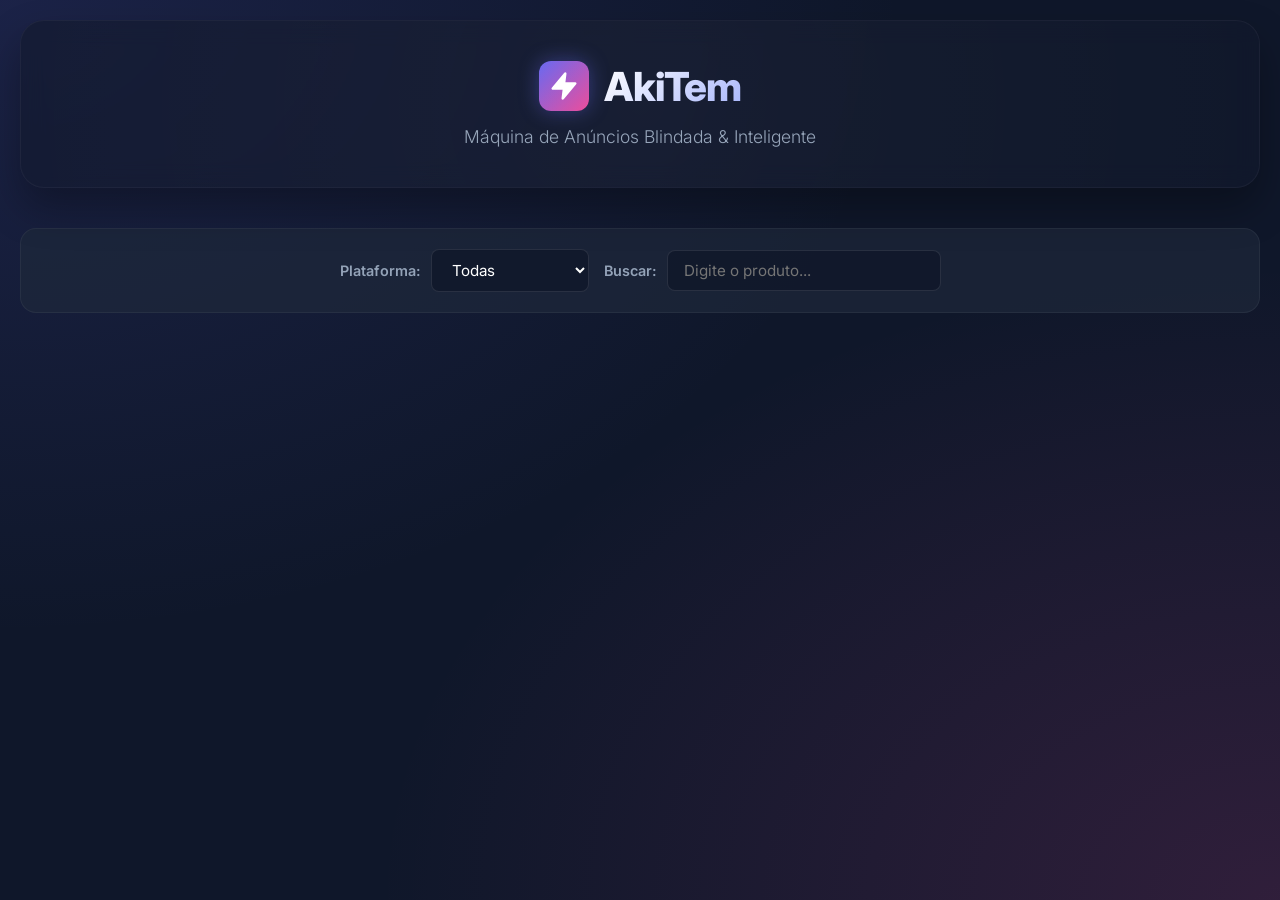
<file: index.html>
<!DOCTYPE html>
<html lang="pt-BR">
<head>
    <meta charset="UTF-8">
    <meta name="viewport" content="width=device-width, initial-scale=1.0">
    <title>AkiTem - A Máquina de Ofertas Definitiva</title>
    
    <!-- Fonte Moderna -->
    <link rel="preconnect" href="https://fonts.googleapis.com">
    <link rel="preconnect" href="https://fonts.gstatic.com" crossorigin>
    <link href="https://fonts.googleapis.com/css2?family=Inter:wght@300;400;600;800&display=swap" rel="stylesheet">

    <style>
        :root {
            --primary: #6366f1;
            --primary-dark: #4f46e5;
            --secondary: #ec4899;
            --bg-dark: #0f172a;
            --bg-card: rgba(30, 41, 59, 0.7);
            --text-main: #f8fafc;
            --text-muted: #94a3b8;
            --success: #10b981;
            --ml-color: #007bff;
            --shopee-color: #ee4d2d;
            --amazon-color: #ff9900;
            --magalu-color: #0055ff;
        }

        * {
            margin: 0;
            padding: 0;
            box-sizing: border-box;
            font-family: 'Inter', sans-serif;
        }

        body {
            background-color: var(--bg-dark);
            background-image: 
                radial-gradient(at 0% 0%, rgba(99, 102, 241, 0.15) 0px, transparent 50%),
                radial-gradient(at 100% 100%, rgba(236, 72, 153, 0.15) 0px, transparent 50%);
            color: var(--text-main);
            min-height: 100vh;
            padding: 20px;
        }

        .container {
            max-width: 1280px;
            margin: 0 auto;
        }

        /* Header */
        header {
            text-align: center;
            margin-bottom: 40px;
            padding: 40px 20px;
            background: rgba(15, 23, 42, 0.6);
            backdrop-filter: blur(12px);
            border-radius: 24px;
            border: 1px solid rgba(255, 255, 255, 0.05);
            box-shadow: 0 20px 40px rgba(0, 0, 0, 0.3);
            position: relative;
            overflow: hidden;
        }

        /* Efeito de brilho no header */
        header::after {
            content: '';
            position: absolute;
            top: -50%;
            left: -50%;
            width: 200%;
            height: 200%;
            background: radial-gradient(circle, rgba(255,255,255,0.03) 0%, transparent 70%);
            animation: rotate 20s linear infinite;
            pointer-events: none;
        }

        @keyframes rotate {
            0% { transform: rotate(0deg); }
            100% { transform: rotate(360deg); }
        }

        .logo-container {
            display: flex;
            align-items: center;
            justify-content: center;
            gap: 15px;
            margin-bottom: 15px;
        }

        .logo-icon {
            width: 50px;
            height: 50px;
            background: linear-gradient(135deg, var(--primary), var(--secondary));
            border-radius: 12px;
            display: flex;
            align-items: center;
            justify-content: center;
            box-shadow: 0 0 20px rgba(99, 102, 241, 0.4);
            animation: float 3s ease-in-out infinite;
        }

        @keyframes float {
            0%, 100% { transform: translateY(0); }
            50% { transform: translateY(-5px); }
        }

        .logo-text {
            font-size: 2.5rem;
            font-weight: 800;
            background: linear-gradient(135deg, #fff 0%, #a5b4fc 100%);
            -webkit-background-clip: text;
            -webkit-text-fill-color: transparent;
            letter-spacing: -1px;
        }

        h1 {
            font-size: 2.5rem;
            font-weight: 800;
            background: linear-gradient(135deg, #fff 0%, #a5b4fc 100%);
            -webkit-background-clip: text;
            -webkit-text-fill-color: transparent;
            margin-bottom: 10px;
            letter-spacing: -1px;
            display: none; /* Ocultado pois usamos a nova logo */
        }

        .subtitle {
            color: var(--text-muted);
            font-size: 1.1rem;
            font-weight: 300;
            margin-top: 10px;
        }

        /* Filtros */
        .filters {
            display: flex;
            justify-content: center;
            gap: 15px;
            flex-wrap: wrap;
            margin-bottom: 40px;
            padding: 20px;
            background: var(--bg-card);
            border-radius: 16px;
            border: 1px solid rgba(255, 255, 255, 0.05);
        }

        .filter-group {
            display: flex;
            align-items: center;
            gap: 10px;
        }

        .filter-group label {
            font-size: 0.9rem;
            font-weight: 600;
            color: var(--text-muted);
        }

        select, input {
            background: rgba(15, 23, 42, 0.8);
            border: 1px solid rgba(255, 255, 255, 0.1);
            color: white;
            padding: 10px 16px;
            border-radius: 8px;
            font-size: 0.95rem;
            outline: none;
            transition: all 0.3s ease;
            cursor: pointer;
        }

        select:focus, input:focus {
            border-color: var(--primary);
            box-shadow: 0 0 0 3px rgba(99, 102, 241, 0.2);
        }

        /* Grid de Produtos */
        .products {
            display: grid;
            grid-template-columns: repeat(auto-fill, minmax(320px, 1fr));
            gap: 24px;
        }

        .product-card {
            background: var(--bg-card);
            border-radius: 16px;
            padding: 24px;
            border: 1px solid rgba(255, 255, 255, 0.05);
            transition: all 0.4s cubic-bezier(0.175, 0.885, 0.32, 1.275);
            display: flex;
            flex-direction: column;
            position: relative;
            overflow: hidden;
            backdrop-filter: blur(10px);
        }

        .product-card:hover {
            transform: translateY(-8px);
            border-color: rgba(99, 102, 241, 0.3);
            box-shadow: 0 20px 40px rgba(0, 0, 0, 0.4);
        }

        .product-card::before {
            content: '';
            position: absolute;
            top: 0;
            left: 0;
            width: 100%;
            height: 4px;
            background: linear-gradient(90deg, var(--primary), var(--secondary));
            opacity: 0;
            transition: opacity 0.3s;
        }

        .product-card:hover::before {
            opacity: 1;
        }

        .badge {
            display: inline-flex;
            align-items: center;
            padding: 6px 12px;
            border-radius: 20px;
            font-size: 0.75rem;
            font-weight: 700;
            text-transform: uppercase;
            letter-spacing: 0.5px;
            margin-bottom: 16px;
            width: fit-content;
            color: white;
            box-shadow: 0 4px 12px rgba(0,0,0,0.2);
        }

        .badge.ml { background: var(--ml-color); }
        .badge.shopee { background: var(--shopee-color); }
        .badge.amazon { background: var(--amazon-color); }
        .badge.magalu { background: var(--magalu-color); }

        .title {
            font-size: 1.15rem;
            font-weight: 600;
            line-height: 1.4;
            margin-bottom: 16px;
            color: var(--text-main);
            flex-grow: 1;
            display: -webkit-box;
            -webkit-line-clamp: 2;
            -webkit-box-orient: vertical;
            overflow: hidden;
        }

        .price-container {
            margin-bottom: 16px;
        }

        .old-price {
            text-decoration: line-through;
            color: var(--text-muted);
            font-size: 0.9rem;
            display: block;
            margin-bottom: 4px;
        }

        .price {
            color: var(--success);
            font-size: 1.6rem;
            font-weight: 800;
            line-height: 1;
        }

        .info {
            font-size: 0.85rem;
            color: var(--text-muted);
            margin-bottom: 20px;
            padding-bottom: 20px;
            border-bottom: 1px solid rgba(255,255,255,0.05);
        }

        .btn-buy {
            display: block;
            width: 100%;
            padding: 14px;
            background: linear-gradient(135deg, var(--primary) 0%, var(--primary-dark) 100%);
            color: white;
            text-align: center;
            text-decoration: none;
            font-weight: 600;
            border-radius: 12px;
            transition: all 0.3s ease;
            border: none;
            cursor: pointer;
            font-size: 1rem;
            box-shadow: 0 4px 15px rgba(99, 102, 241, 0.3);
        }

        .btn-buy:hover {
            transform: scale(1.02);
            box-shadow: 0 6px 20px rgba(99, 102, 241, 0.5);
            background: linear-gradient(135deg, var(--primary-dark) 0%, var(--primary) 100%);
        }

        /* Animação de entrada */
        @keyframes fadeIn {
            from { opacity: 0; transform: translateY(20px); }
            to { opacity: 1; transform: translateY(0); }
        }

        .product-card {
            animation: fadeIn 0.6s ease-out forwards;
        }

        .product-card:nth-child(1) { animation-delay: 0.1s; }
        .product-card:nth-child(2) { animation-delay: 0.2s; }
        .product-card:nth-child(3) { animation-delay: 0.3s; }
        .product-card:nth-child(4) { animation-delay: 0.4s; }
        .product-card:nth-child(5) { animation-delay: 0.5s; }
        .product-card:nth-child(6) { animation-delay: 0.6s; }

        /* Responsividade */
        @media (max-width: 768px) {
            .logo-text { font-size: 2rem; }
            .filters { flex-direction: column; }
            .filter-group { width: 100%; }
            select, input { width: 100%; }
        }
    </style>
</head>
<body>

    <div class="container">
        <header>
            <!-- NOVA LOGO -->
            <div class="logo-container">
                <div class="logo-icon">
                    <svg width="30" height="30" viewBox="0 0 24 24" fill="none" xmlns="http://www.w3.org/2000/svg">
                        <path d="M13 2L3 14H12L11 22L21 10H12L13 2Z" fill="white" stroke="white" stroke-width="2" stroke-linecap="round" stroke-linejoin="round"/>
                    </svg>
                </div>
                <div class="logo-text">AkiTem</div>
            </div>
            
            <p class="subtitle">Máquina de Anúncios Blindada & Inteligente</p>
        </header>

        <div class="filters">
            <div class="filter-group">
                <label for="platform">Plataforma:</label>
                <select id="platform" onchange="filterProducts()">
                    <option value="all">Todas</option>
                    <option value="ml">Mercado Livre</option>
                    <option value="shopee">Shopee</option>
                    <option value="amazon">Amazon</option>
                    <option value="magalu">Magalu</option>
                </select>
            </div>
            <div class="filter-group">
                <label for="search">Buscar:</label>
                <input type="text" id="search" placeholder="Digite o produto..." onkeyup="filterProducts()">
            </div>
        </div>

        <div class="products" id="productsGrid">
            <!-- Os produtos serão inseridos aqui pelo JavaScript -->
        </div>
    </div>

    <script>
        // Dados de Exemplo (Simulando uma API)
        const productsData = [
            {
                id: 1,
                title: "Smartphone Samsung Galaxy S23 Ultra 256GB 5G",
                platform: "ml",
                price: 4899.00,
                oldPrice: 6299.00,
                info: "Frete Grátis • Entrega em 24h"
            },
            {
                id: 2,
                title: "Fone de Ouvido Bluetooth JBL Tune 510BT",
                platform: "amazon",
                price: 249.90,
                oldPrice: 399.00,
                info: "Amazon Prime • Devolução grátis"
            },
            {
                id: 3,
                title: "Notebook Dell Inspiron 15 3000 i3 8GB",
                platform: "magalu",
                price: 2199.00,
                oldPrice: 2899.00,
                info: "Entrega Expressa • Cashback"
            },
            {
                id: 4,
                title: "Smartwatch Xiaomi Mi Band 7 Global",
                platform: "shopee",
</file>
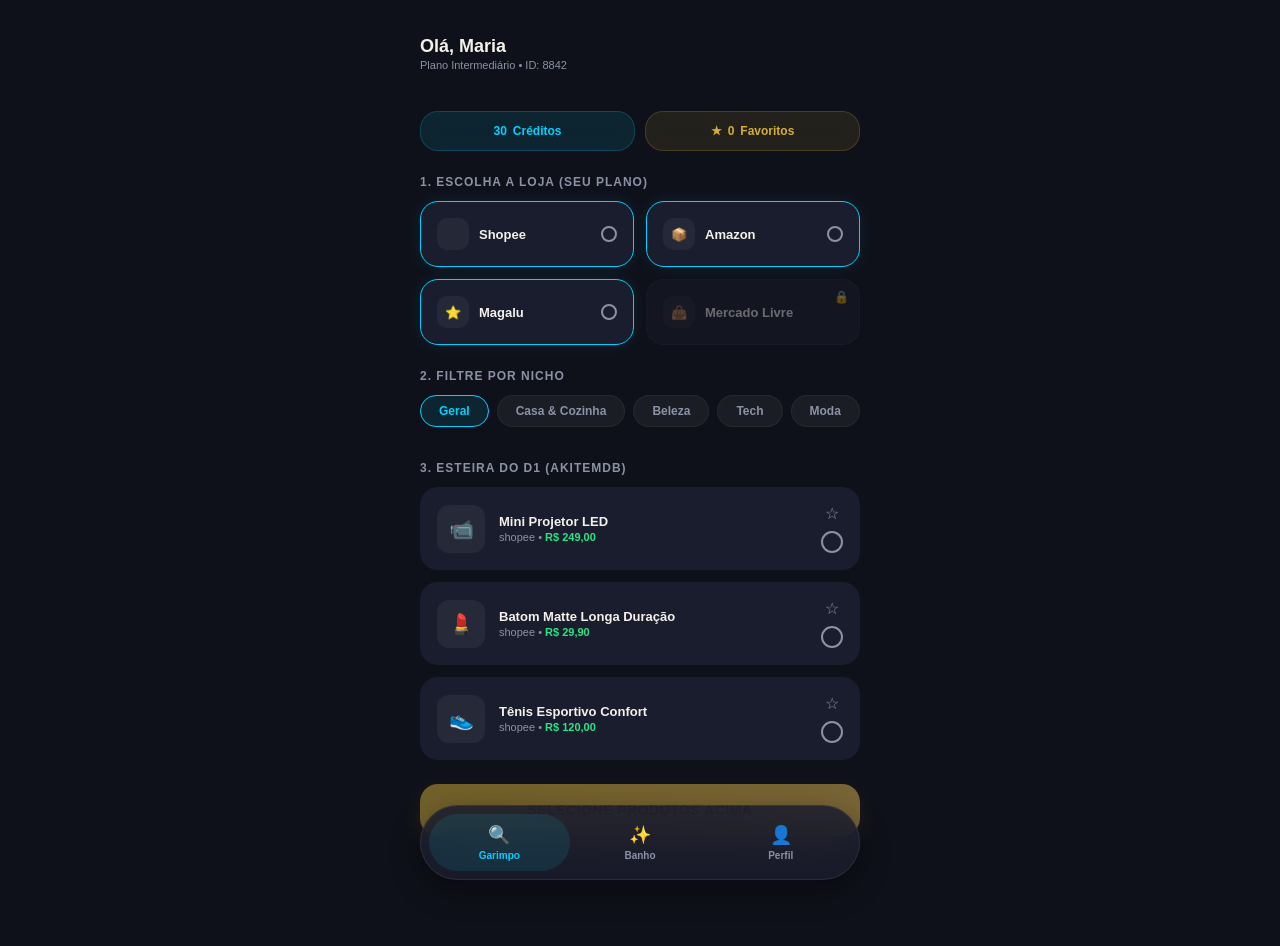
<file: akitem-terminal.html>
<!DOCTYPE html>
<html lang="pt-BR">
<head>
    <meta charset="UTF-8">
    <meta name="viewport" content="width=device-width, initial-scale=1.0, maximum-scale=1.0, user-scalable=no">
    <title>AkiTem - Terminal de Curadoria</title>
    <style>
        /* =========================================
           VARIÁVEIS DE DESIGN ORGÂNICO (NÃO QUADRADO)
           ========================================= */
        :root {
            --bg-app: #0f111a;
            --bg-card: #1a1d2d;
            --bg-glass: rgba(26, 29, 45, 0.85);
            --text-main: #f4f1ea;
            --text-muted: #8b92a5;
            --accent-cyan: #00d2ff;
            --accent-gold: #d4af37;
            --accent-green: #2be483;
            --accent-red: #ff4757;
            --shopee-color: #ee4d2d;
            --radius-lg: 28px;
            --radius-md: 18px;
            --radius-sm: 12px;
            --shadow-soft: 0 10px 30px rgba(0, 0, 0, 0.4);
        }

        * { margin: 0; padding: 0; box-sizing: border-box; font-family: -apple-system, BlinkMacSystemFont, 'Segoe UI', Roboto, sans-serif; }
        
        body {
            background-color: var(--bg-app);
            color: var(--text-main);
            min-height: 100vh;
            display: flex;
            justify-content: center;
            padding-bottom: 90px; /* Espaço para a navbar inferior */
        }

        .app-container {
            width: 100%;
            max-width: 480px;
            padding: 20px;
        }

        /* =========================================
           HEADER & BADGES
           ========================================= */
        .header {
            display: flex;
            justify-content: space-between;
            align-items: center;
            margin-bottom: 24px;
            padding: 16px 0;
        }
        .user-info h2 { font-size: 18px; font-weight: 700; }
        .user-info p { font-size: 11px; color: var(--text-muted); margin-top: 2px; }
        
        .badges-row { display: flex; gap: 10px; margin-bottom: 24px; }
        .badge {
            flex: 1;
            padding: 12px 16px;
            border-radius: var(--radius-md);
            font-size: 12px;
            font-weight: 700;
            display: flex;
            align-items: center;
            justify-content: center;
            gap: 6px;
            backdrop-filter: blur(10px);
        }
        .badge-credits { background: rgba(0, 210, 255, 0.1); border: 1px solid rgba(0, 210, 255, 0.2); color: var(--accent-cyan); }
        .badge-favs { background: rgba(212, 175, 55, 0.1); border: 1px solid rgba(212, 175, 55, 0.2); color: var(--accent-gold); }

        /* =========================================
           ABAS E CONTEÚDO
           ========================================= */
        .tab-content { display: none; animation: fadeIn 0.3s ease; }
        .tab-content.active { display: block; }
        @keyframes fadeIn { from { opacity: 0; transform: translateY(10px); } to { opacity: 1; transform: translateY(0); } }

        .section-title { font-size: 12px; text-transform: uppercase; color: var(--text-muted); letter-spacing: 1px; margin-bottom: 12px; font-weight: 700; }

        /* Filtros Orgânicos */
        .store-grid { display: grid; grid-template-columns: 1fr 1fr; gap: 12px; margin-bottom: 24px; }
        .store-card {
            background: var(--bg-card);
            border: 1px solid rgba(255,255,255,0.05);
            border-radius: var(--radius-md);
            padding: 16px;
            display: flex;
            align-items: center;
            justify-content: space-between;
            cursor: pointer;
            transition: all 0.2s;
        }
        .store-card.active { border-color: var(--accent-cyan); box-shadow: 0 0 15px rgba(0, 210, 255, 0.1); }
        .store-card.locked { opacity: 0.4; pointer-events: none; position: relative; }
        .store-card.locked::after { content: '🔒'; position: absolute; right: 10px; top: 10px; font-size: 12px; }
        .store-info { display: flex; align-items: center; gap: 10px; font-size: 13px; font-weight: 600; }
        .store-icon { width: 32px; height: 32px; background: rgba(255,255,255,0.05); border-radius: 10px; display: flex; align-items: center; justify-content: center; }

        .nichos-scroll { display: flex; gap: 8px; overflow-x: auto; padding-bottom: 10px; margin-bottom: 24px; scrollbar-width: none; }
        .nichos-scroll::-webkit-scrollbar { display: none; }
        .nicho-pill {
            background: rgba(255,255,255,0.05);
            border: 1px solid rgba(255,255,255,0.05);
            color: var(--text-muted);
            padding: 8px 18px;
            border-radius: 50px;
            font-size: 12px;
            font-weight: 600;
            white-space: nowrap;
            cursor: pointer;
            transition: all 0.2s;
        }
        .nicho-pill.active { background: rgba(0, 210, 255, 0.1); border-color: var(--accent-cyan); color: var(--accent-cyan); }

        /* Lista de Produtos (Esteira) */
        .products-list { display: flex; flex-direction: column; gap: 12px; }
        .product-card {
            background: var(--bg-card);
            border-radius: var(--radius-md);
            padding: 16px;
            display: flex;
            align-items: center;
            gap: 14px;
            border: 1px solid transparent;
            transition: all 0.2s;
        }
        .product-card.selected { border-color: var(--accent-green); background: rgba(43, 228, 131, 0.05); }
        .prod-img { width: 48px; height: 48px; background: rgba(255,255,255,0.05); border-radius: var(--radius-sm); display: flex; align-items: center; justify-content: center; font-size: 20px; }
        .prod-details { flex: 1; min-width: 0; }
        .prod-details h4 { font-size: 13px; font-weight: 700; white-space: nowrap; overflow: hidden; text-overflow: ellipsis; }
        .prod-details p { font-size: 11px; color: var(--text-muted); margin-top: 2px; }
        .prod-details p span { color: var(--accent-green); font-weight: 700; }
        .prod-actions { display: flex; flex-direction: column; gap: 8px; }
        .btn-fav { background: none; border: none; color: var(--text-muted); font-size: 16px; cursor: pointer; }
        .btn-fav.active { color: var(--accent-gold); }
        .btn-select { width: 22px; height: 22px; border-radius: 50%; border: 2px solid var(--text-muted); cursor: pointer; transition: all 0.2s; }
        .product-card.selected .btn-select { background: var(--accent-green); border-color: var(--accent-green); }

        /* Botão de Ação Principal */
        .btn-main {
            width: 100%;
            background: linear-gradient(135deg, var(--accent-gold), #e2b955);
            color: #0b1426;
            border: none;
            padding: 18px;
            border-radius: var(--radius-md);
            font-size: 14px;
            font-weight: 800;
            text-transform: uppercase;
            letter-spacing: 0.5px;
            cursor: pointer;
            margin-top: 24px;
            box-shadow: 0 8px 20px rgba(212, 175, 55, 0.2);
            transition: transform 0.1s;
        }
        .btn-main:active { transform: scale(0.98); }
        .btn-main:disabled { opacity: 0.5; cursor: not-allowed; }

        /* =========================================
           NAVBAR INFERIOR (ORGÂNICA)
           ========================================= */
        .bottom-nav {
            position: fixed;
            bottom: 20px;
            left: 50%;
            transform: translateX(-50%);
            width: calc(100% - 40px);
            max-width: 440px;
            background: var(--bg-glass);
            backdrop-filter: blur(20px);
            border: 1px solid rgba(255,255,255,0.08);
            border-radius: 50px;
            display: flex;
            justify-content: space-around;
            padding: 8px;
            box-shadow: var(--shadow-soft);
            z-index: 100;
        }
        .nav-item {
            flex: 1;
            display: flex;
            flex-direction: column;
            align-items: center;
            gap: 4px;
            padding: 10px;
            border-radius: 40px;
            cursor: pointer;
            color: var(--text-muted);
            font-size: 10px;
            font-weight: 600;
            transition: all 0.2s;
        }
        .nav-item.active { background: rgba(0, 210, 255, 0.1); color: var(--accent-cyan); }
        .nav-icon { font-size: 18px; }

        /* Preview Modal (Simples) */
        .preview-box {
            background: var(--bg-card);
            border-radius: var(--radius-md);
            padding: 16px;
            margin-top: 16px;
            border: 1px solid rgba(255,255,255,0.05);
        }
        .preview-text {
            width: 100%;
            background: transparent;
            border: none;
            color: var(--text-main);
            font-size: 12px;
            line-height: 1.5;
            resize: none;
            outline: none;
            min-height: 100px;
        }
        .copy-options { display: flex; gap: 8px; margin-top: 12px; }
        .btn-copy {
            flex: 1;
            background: rgba(255,255,255,0.05);
            border: 1px solid rgba(255,255,255,0.1);
            color: var(--text-main);
            padding: 10px;
            border-radius: var(--radius-sm);
            font-size: 11px;
            font-weight: 600;
            cursor: pointer;
        }
        .btn-copy.active { background: rgba(0, 210, 255, 0.1); border-color: var(--accent-cyan); color: var(--accent-cyan); }

    </style>
</head>
<body>

<div class="app-container">
    
    <!-- HEADER -->
    <div class="header">
        <div class="user-info">
            <h2>Olá, Maria </h2>
            <p>Plano Intermediário • ID: 8842</p>
        </div>
    </div>

    <!-- BADGES -->
    <div class="badges-row">
        <div class="badge badge-credits"> <span id="credit-count">30</span> Créditos</div>
        <div class="badge badge-favs">★ <span id="fav-count">0</span> Favoritos</div>
    </div>

    <!-- ABA 1: GARIMPO -->
    <div id="tab-garimpo" class="tab-content active">
        <div class="section-title">1. Escolha a Loja (Seu Plano)</div>
        <div class="store-grid">
            <div class="store-card active" onclick="toggleStore(this, 'shopee')">
                <div class="store-info"><div class="store-icon">️</div> Shopee</div>
                <div class="btn-select" style="width:16px;height:16px;"></div>
            </div>
            <div class="store-card active" onclick="toggleStore(this, 'amazon')">
                <div class="store-info"><div class="store-icon">📦</div> Amazon</div>
                <div class="btn-select" style="width:16px;height:16px;"></div>
            </div>
            <div class="store-card active" onclick="toggleStore(this, 'magalu')">
                <div class="store-info"><div class="store-icon">⭐</div> Magalu</div>
                <div class="btn-select" style="width:16px;height:16px;"></div>
            </div>
            <!-- ML Bloqueado no Plano Intermediário -->
            <div class="store-card locked">
                <div class="store-info"><div class="store-icon">👜</div> Mercado Livre</div>
            </div>
        </div>

        <div class="section-title">2. Filtre por Nicho</div>
        <div class="nichos-scroll">
            <div class="nicho-pill active" onclick="toggleNicho(this, 'geral')">Geral</div>
            <div class="nicho-pill" onclick="toggleNicho(this, 'casa')">Casa & Cozinha</div>
            <div class="nicho-pill" onclick="toggleNicho(this, 'beleza')">Beleza</div>
            <div class="nicho-pill" onclick="toggleNicho(this, 'tech')">Tech</div>
            <div class="nicho-pill" onclick="toggleNicho(this, 'moda')">Moda</div>
        </div>

        <div class="section-title">3. Esteira do D1 (AkiTemDB)</div>
        <div class="products-list" id="products-container">
            <!-- Produtos injetados via JS -->
        </div>

        <button class="btn-main" id="btn-gerar" onclick="goToPreview()">
            Gerar Banho de Loja (0 itens)
        </button>
    </div>

    <!-- ABA 2: PREVIEW & APROVAÇÃO -->
    <div id="tab-preview" class="tab-content">
        <div class="section-title">Preview do Banho de Loja</div>
        <p style="font-size: 12px; color: var(--text-muted); margin-bottom: 16px;">
            O sistema gerou 3 variações. Escolha a rede social para ver o formato ideal.
        </p>

        <div class="preview-box">
            <div class="copy-options">
                <button class="btn-copy active" onclick="setNetwork('whatsapp', this)"> WhatsApp</button>
                <button class="btn-copy" onclick="setNetwork('instagram', this)"> Instagram</button>
                <button class="btn-copy" onclick="setNetwork('telegram', this)">💬 Telegram</button>
            </div>
            <textarea id="preview-textarea" class="preview-text"></textarea>
        </div>

        <div style="margin-top: 20px; background: rgba(255,255,255,0.03); padding: 16px; border-radius: var(--radius-md);">
            <p style="font-size: 12px; color: var(--text-muted);">🔑 Seu Link de Afiliada (Injetado automaticamente):</p>
            <input type="text" id="affiliate-link" placeholder="Cole seu link cru aqui..." style="width:100%; background:transparent; border:none; color:var(--accent-cyan); font-size:12px; margin-top:8px; outline:none; border-bottom: 1px solid rgba(255,255,255,0.1); padding-bottom: 8px;">
        </div>

        <button class="btn-main" onclick="confirmPurchase()">
            Confirmar e Gastar 1 Crédito
        </button>
    </div>

    <!-- ABA 3: PERFIL -->
    <div id="tab-perfil" class="tab-content">
        <div class="section-title">Seu Controle Geral</div>
        <div class="preview-box" style="text-align: center; padding: 30px;">
            <div style="font-size: 40px; margin-bottom: 10px;">👑</div>
            <h3 style="margin-bottom: 5px;">Maria Silva</h3>
            <p style="font-size: 12px; color: var(--accent-gold);">Insígnia: Vendedora 🔥</p>
            <p style="font-size: 11px; color: var(--text-muted); margin-top: 15px;">Faltam 12 posts para virar Top Afiliada</p>
        </div>
        <div class="preview-box" style="margin-top: 16px;">
            <p style="font-size: 12px; margin-bottom: 8px;">📊 Posts Gerados: <strong>42</strong></p>
            <p style="font-size: 12px; margin-bottom: 8px;">⭐ Favoritos Salvos: <strong>8/100</strong></p>
            <p style="font-size: 12px;">⏳ Favoritos expiram em: <strong>28 dias</strong></p>
        </div>
    </div>

</div>

<!-- NAVBAR INFERIOR -->
<div class="bottom-nav">
    <div class="nav-item active" onclick="switchTab('garimpo', this)">
        <span class="nav-icon">🔍</span> Garimpo
    </div>
    <div class="nav-item" onclick="switchTab('preview', this)">
        <span class="nav-icon">✨</span> Banho
    </div>
    <div class="nav-item" onclick="switchTab('perfil', this)">
        <span class="nav-icon">👤</span> Perfil
    </div>
</div>

<script>
    // =========================================
    // ESTADO DO SISTEMA (Simulando o D1/Worker)
    // =========================================
    const state = {
        credits: 30,
        favorites: 0,
        plan: 'intermediario', // bloqueia ML
        selectedStore: 'shopee',
        selectedNicho: 'geral',
        selectedProducts: [],
        currentNetwork: 'whatsapp'
    };

    // Dados Mock do D1 (AkiTemDB)
    const d1Products = [
        { id: 1, icon: '📹', name: 'Mini Projetor LED', price: '249,00', store: 'shopee', nicho: 'tech' },
        { id: 2, icon: '💄', name: 'Batom Matte Longa Duração', price: '29,90', store: 'shopee', nicho: 'beleza' },
        { id: 3, icon: '🍳', name: 'Jogo de Panelas Antiaderente', price: '189,90', store: 'amazon', nicho: 'casa' },
        { id: 4, icon: '🎧', name: 'Fone Bluetooth Pro', price: '59,90', store: 'magalu', nicho: 'tech' },
        { id: 5, icon: '👟', name: 'Tênis Esportivo Confort', price: '120,00', store: 'shopee', nicho: 'moda' }
    ];

    // Templates de Banho de Loja (10 por rede - aqui 1 de exemplo)
    const templates = {
        whatsapp: "🔥 *ALERTA DE OFERTA!* 🔥\nMeninas, achei esse {name} por apenas R$ {price}! 😱\n✅ Qualidade incrível\n👉 Garanta o seu: {link}\n Corre que o estoque voa!",
        instagram: "Achadinho que vale cada centavo! 😍✨\nEsse {name} mudou meu dia a dia.\n💬 Comenta 'EU QUERO' que te envio o link no Direct!\n#achadinhos #shopee #oferta",
        telegram: " *GADGET TECH*\nInovação por menos de R$ {price}!\n{name}\n🔗 Link direto: {link}"
    };

    // =========================================
    // FUNÇÕES DE NAVEGAÇÃO E UI
    // =========================================
    function switchTab(tabName, navElement) {
        document.querySelectorAll('.tab-content').forEach(t => t.classList.remove('active'));
        document.getElementById(`tab-${tabName}`).classList.add('active');
        
        document.querySelectorAll('.nav-item').forEach(n => n.classList.remove('active'));
        navElement.classList.add('active');
    }

    function toggleStore(el, store) {
        if (el.classList.contains('locked')) return;
        el.classList.toggle('active');
        state.selectedStore = store; // Simplificado para 1 loja por vez no mock
        renderProducts();
    }

    function toggleNicho(el, nicho) {
        document.querySelectorAll('.nicho-pill').forEach(p => p.classList.remove('active'));
        el.classList.add('active');
        state.selectedNicho = nicho;
        renderProducts();
    }

    function renderProducts() {
        const container = document.getElementById('products-container');
        container.innerHTML = '';
        
        const filtered = d1Products.filter(p => p.store === state.selectedStore && (state.selectedNicho === 'geral' || p.nicho === state.selectedNicho));
        
        filtered.forEach(p => {
            const isSelected = state.selectedProducts.find(sp => sp.id === p.id);
            const card = document.createElement('div');
            card.className = `product-card ${isSelected ? 'selected' : ''}`;
            card.onclick = () => toggleProduct(p, card);
            card.innerHTML = `
                <div class="prod-img">${p.icon}</div>
                <div class="prod-details">
                    <h4>${p.name}</h4>
                    <p>${p.store} • <span>R$ ${p.price}</span></p>
                </div>
                <div class="prod-actions">
                    <button class="btn-fav" onclick="event.stopPropagation(); toggleFav(this)">☆</button>
                    <div class="btn-select"></div>
                </div>
            `;
            container.appendChild(card);
        });
        updateMainButton();
    }

    function toggleProduct(product, cardElement) {
        const index = state.selectedProducts.findIndex(p => p.id === product.id);
        if (index > -1) {
            state.selectedProducts.splice(index, 1);
            cardElement.classList.remove('selected');
        } else {
            state.selectedProducts.push(product);
            cardElement.classList.add('selected');
        }
        updateMainButton();
    }

    function toggleFav(btn) {
        btn.classList.toggle('active');
        btn.innerText = btn.classList.contains('active') ? '★' : '☆';
        state.favorites += btn.classList.contains('active') ? 1 : -1;
        document.getElementById('fav-count').innerText = state.favorites;
    }

    function updateMainButton() {
        const btn = document.getElementById('btn-gerar');
        const count = state.selectedProducts.length;
        btn.innerText = count > 0 ? `Gerar Banho de Loja (${count} itens)` : 'Selecione produtos acima';
        btn.disabled = count === 0;
    }

    function goToPreview() {
        if (state.selectedProducts.length === 0) return;
        switchTab('preview', document.querySelectorAll('.nav-item')[1]);
        generatePreviewText();
    }

    function setNetwork(network, btn) {
        state.currentNetwork = network;
        document.querySelectorAll('.btn-copy').forEach(b => b.classList.remove('active'));
        btn.classList.add('active');
        generatePreviewText();
    }

    function generatePreviewText() {
        const product = state.selectedProducts[0]; // Pega o primeiro para o mock
        const userLink = document.getElementById('affiliate-link').value || 'SEU_LINK_AQUI';
        let text = templates[state.currentNetwork];
        
        text = text.replace('{name}', product.name).replace('{price}', product.price).replace('{link}', userLink);
        document.getElementById('preview-textarea').value = text;
    }

    function confirmPurchase() {
        if (state.credits <= 0) {
            alert('❌ Créditos esgotados! Recarregue no plano.');
            return;
        }
        state.credits--;
        document.getElementById('credit-count').innerText = state.credits;
        alert(`✅ Sucesso! 1 crédito gasto. Posts copiados para a área de transferência.`);
        state.selectedProducts = [];
        renderProducts();
        switchTab('garimpo', document.querySelectorAll('.nav-item')[0]);
    }

    // Inicialização
    renderProducts();
</script>

</body>
</html>
</file>
